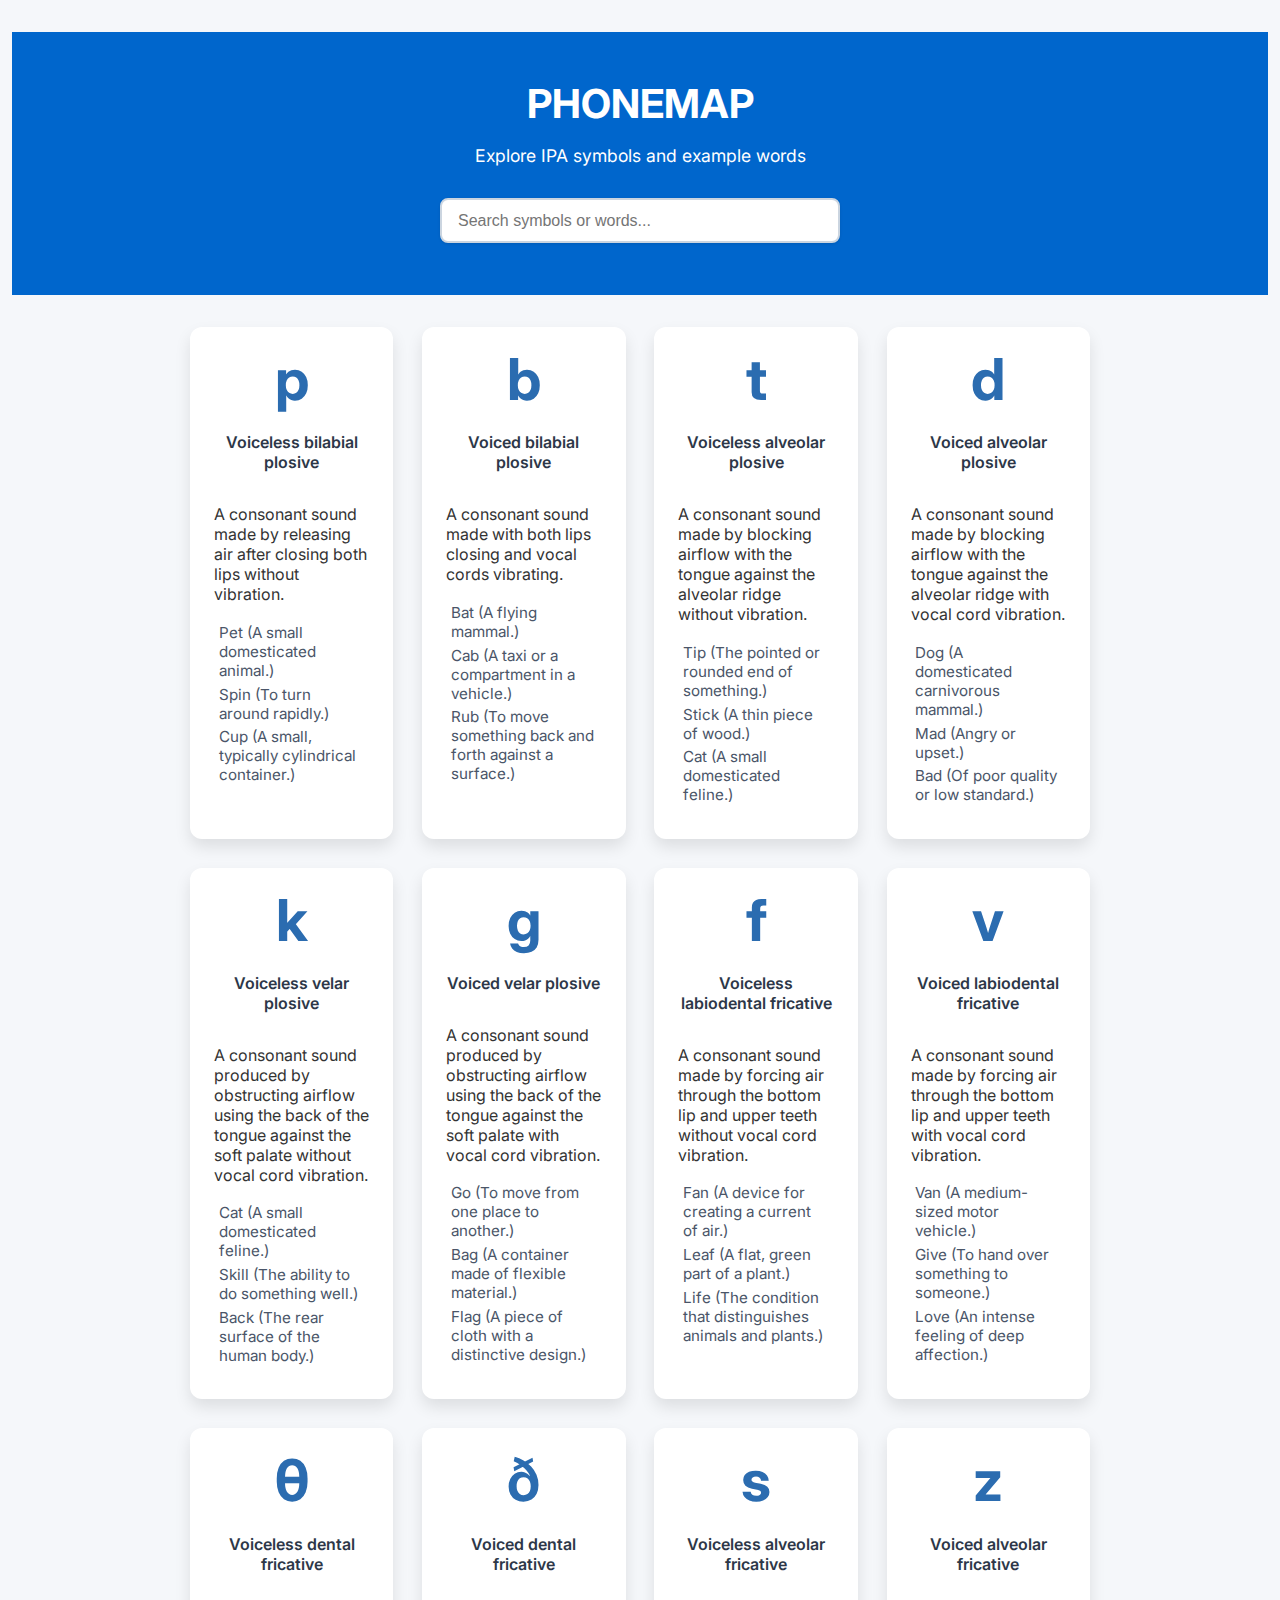
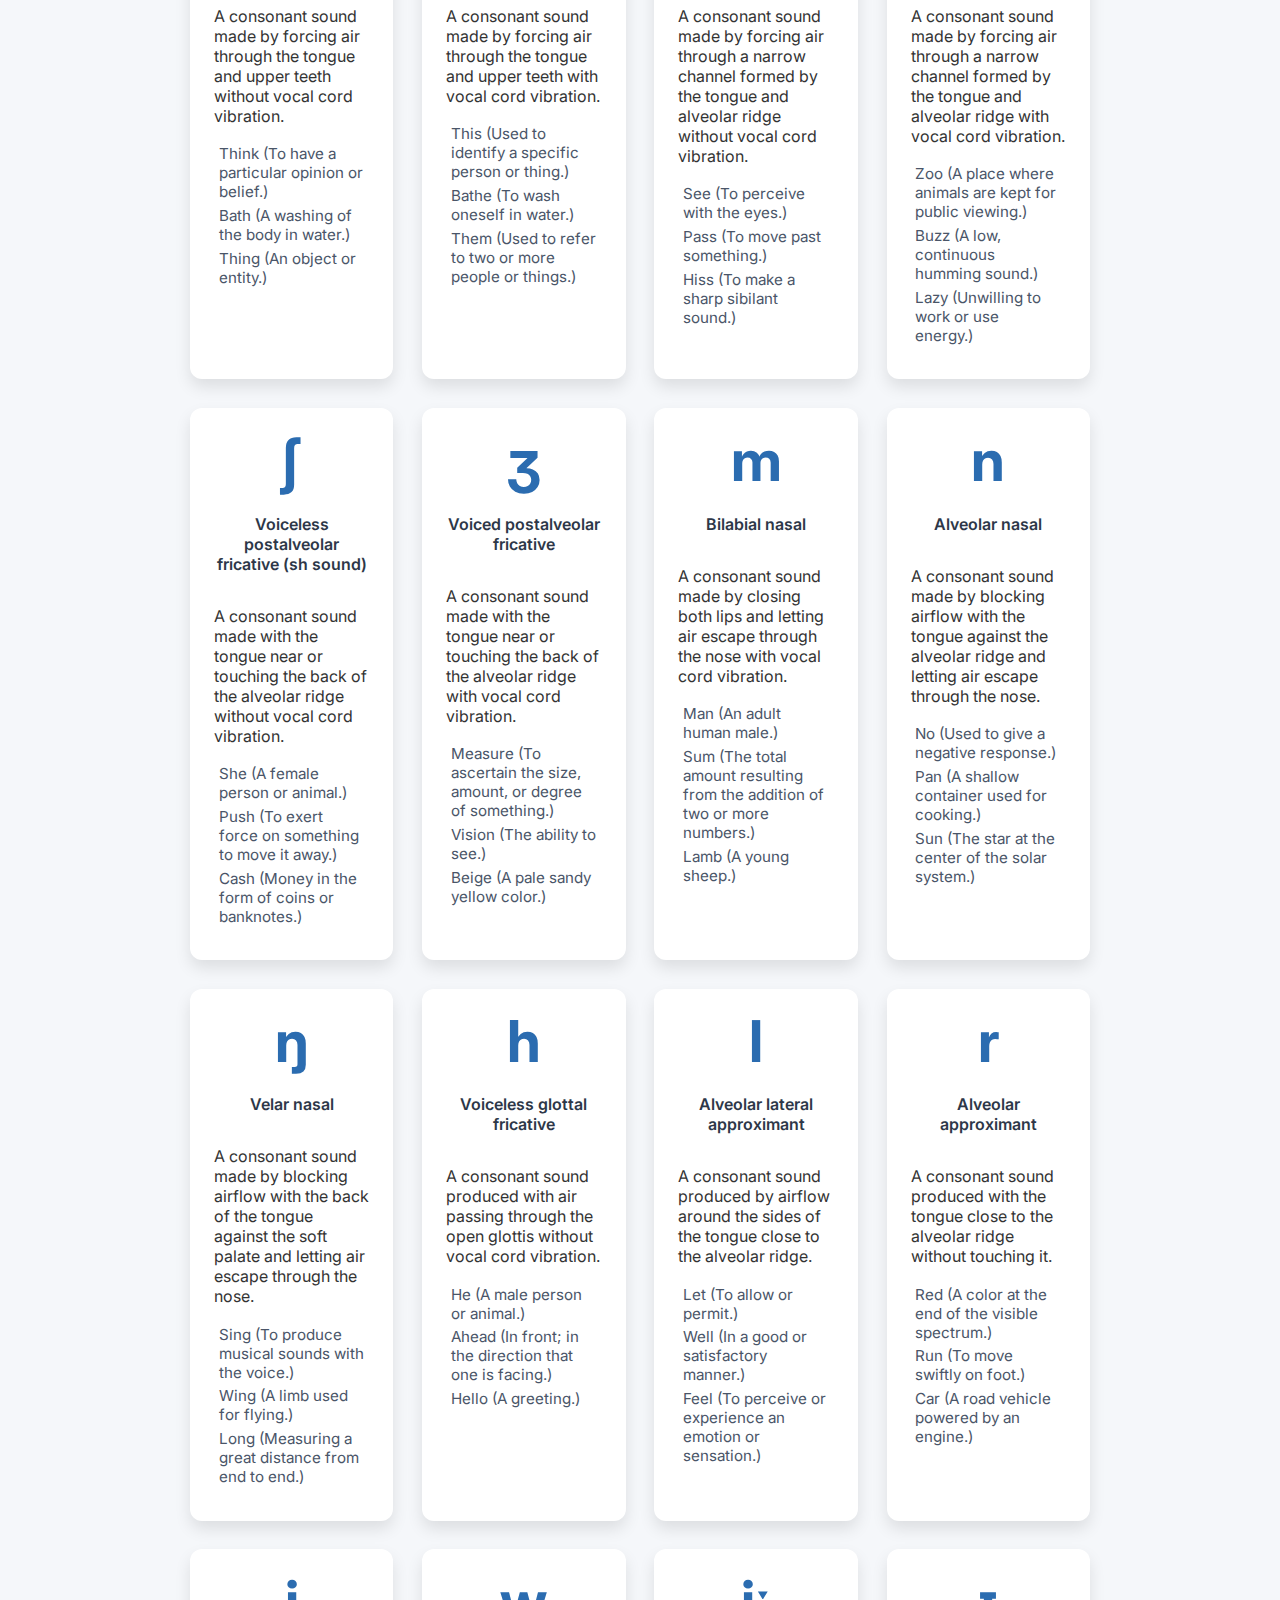
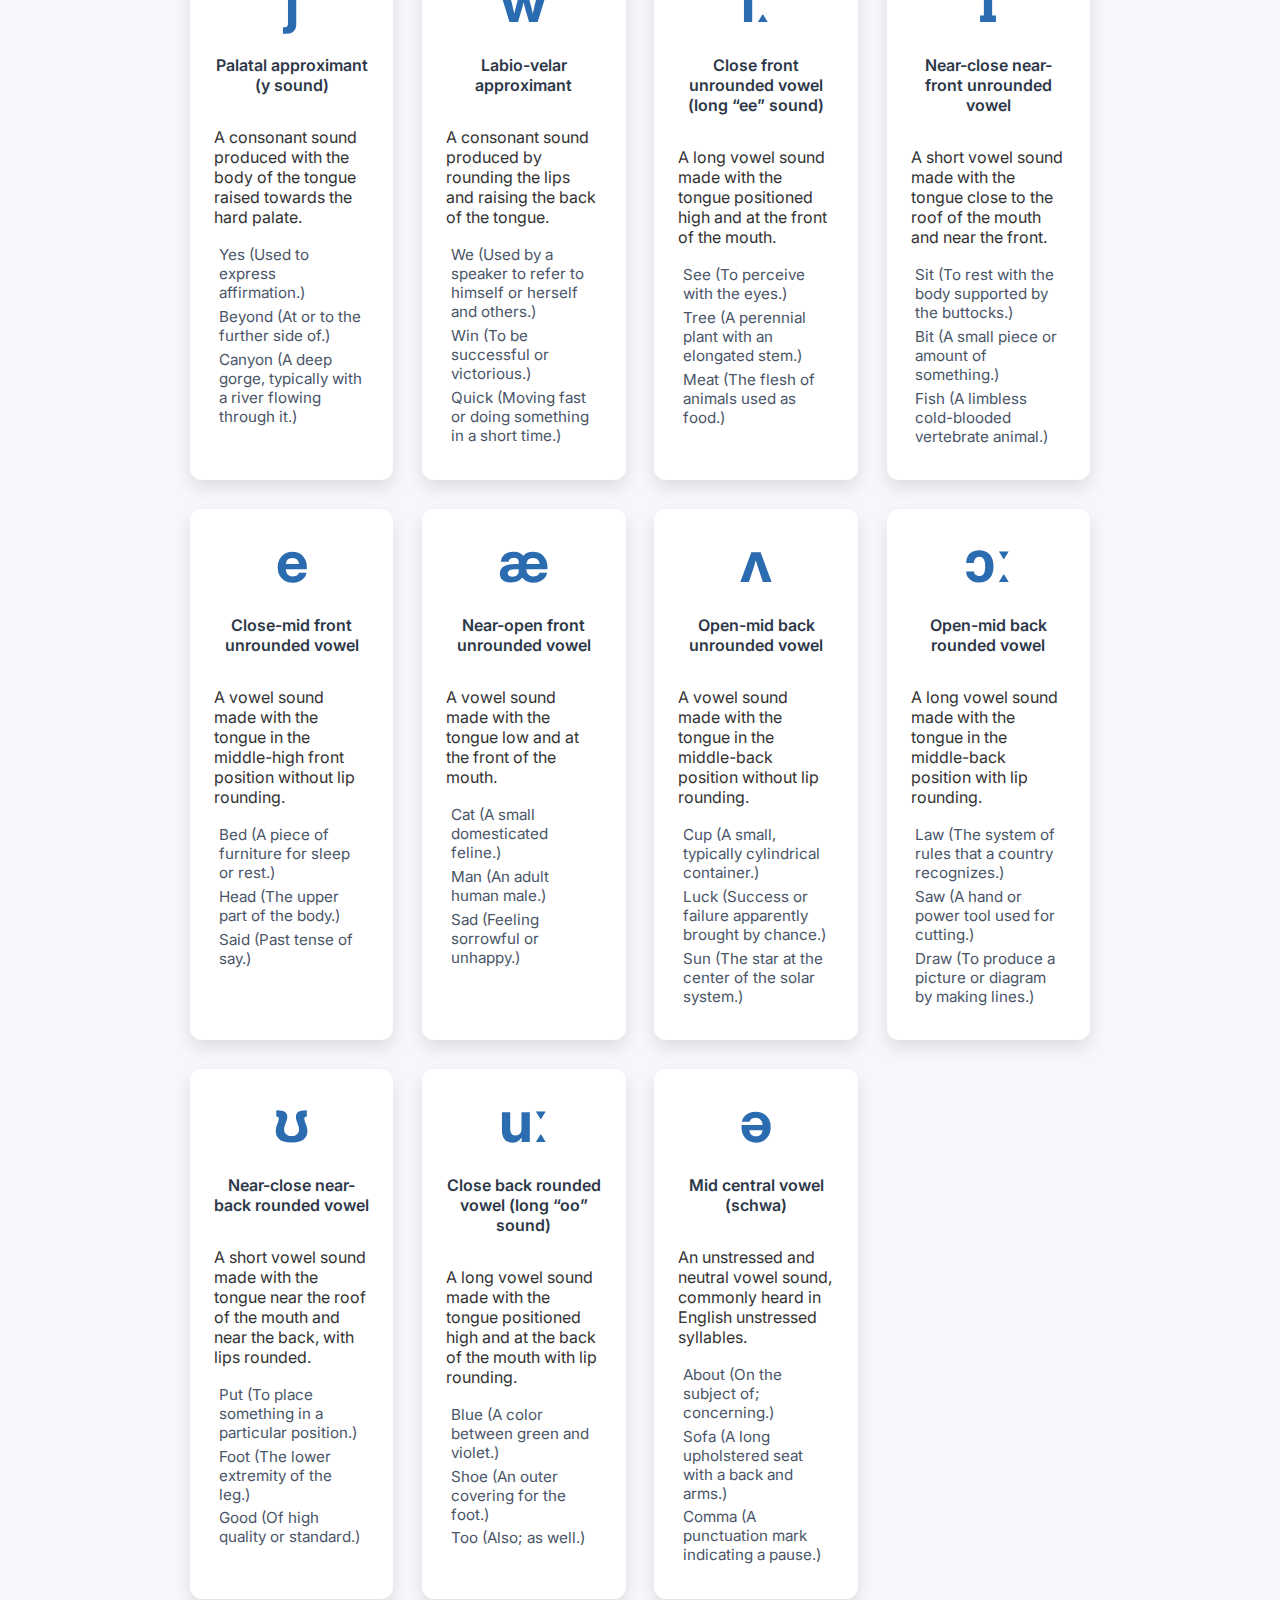
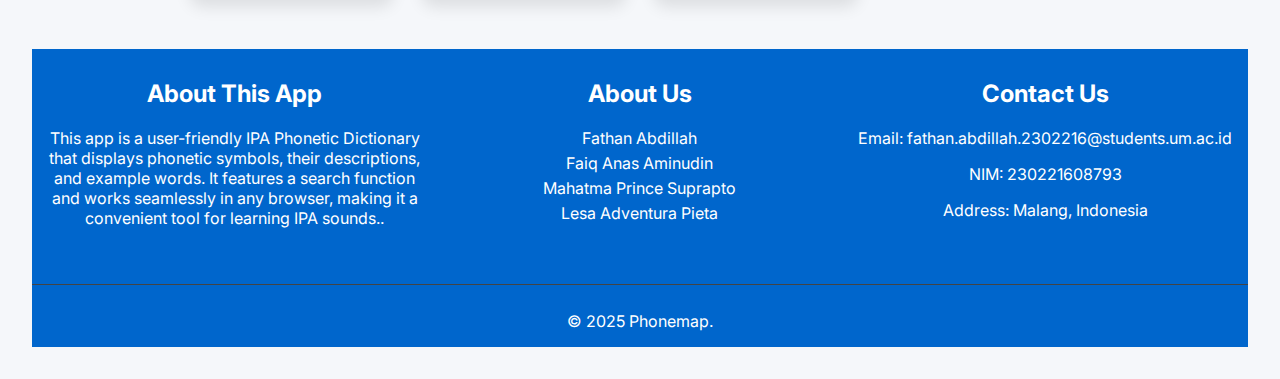
<file: Web Phonology/index.html>
<!DOCTYPE html>
<html lang="en">
<head>
  <meta charset="UTF-8" />
  <meta name="viewport" content="width=device-width, initial-scale=1" />
  <title>IPA Phonetic Dictionary</title>
  <style>
    @import url('https://fonts.googleapis.com/css2?family=Inter:wght@400;600&display=swap');

    body {
      font-family: 'Inter', sans-serif;
      background: #f5f7fa;
      margin: 0;
      padding: 2rem;
      color: #333;
      display: flex;
      flex-direction: column;
      align-items: center;
      min-height: 100vh;
    }

    h1 {
      font-weight: 700;
      font-size: 2.5rem;
      margin-bottom: 0.25rem;
      color: #1a202c;
      text-align: center;
    }

    p.subtitle {
      font-weight: 400;
      font-size: 1.1rem;
      color: #4a5568;
      margin-bottom: 2rem;
      text-align: center;
    }

    input[type="search"] {
      width: 100%;
      max-width: 400px;
      padding: 0.7rem 1rem;
      font-size: 1rem;
      border-radius: 8px;
      border: 2px solid #cbd5e0;
      outline-offset: 2px;
      outline-color: transparent;
      transition: outline-color 0.3s ease;
      margin-bottom: 2rem;
      box-shadow: 0 1px 3px rgb(0 0 0 / 0.1);
    }
    input[type="search"]:focus {
      outline-color: #3182ce;
      border-color: #3182ce;
      box-shadow: 0 0 8px #3182ceaa;
    }

    .dictionary {
      width: 100%;
      max-width: 900px;
      display: grid;
      gap: 1.8rem;
      grid-template-columns: repeat(auto-fit, minmax(180px, 1fr));
    }

    .card {
      background: white;
      border-radius: 12px;
      box-shadow: 0 8px 16px rgb(0 0 0 / 0.1);
      padding: 1.5rem 1.5rem 2rem;
      display: flex;
      flex-direction: column;
      align-items: center;
      transition: transform 0.3s ease, box-shadow 0.3s ease;
    }

    .card:hover {
      transform: translateY(-6px);
      box-shadow: 0 12px 24px rgb(0 0 0 / 0.15);
    }

    .symbol {
      font-size: 3.6rem;
      font-weight: 700;
      color: #2b6cb0;
      margin-bottom: 0.5rem;
      user-select: none;
      line-height: 1;
    }

    .description {
      font-weight: 600;
      font-size: 1rem;
      margin-bottom: 1rem;
      color: #2d3748;
      text-align: center;
    }

    ul.words {
      list-style: none;
      padding: 0;
      margin: 0;
      width: 100%;
      color: #4a5568;
      font-size: 0.95rem;
    }

    ul.words li {
      padding: 0.15rem 0.3rem;
      border-radius: 5px;
      cursor: default;
      transition: background-color 0.2s ease;
    }
    ul.words li:hover {
      background-color: #ebf8ff;
      color: #2c5282;
    }
    .atas{
      text-align: center;
      margin-bottom: 2rem;
      background-color:#0066cc;
      padding : 20px;
      width: 100%;
      }
    .footer {
        background: #0066cc;
        width: 100%;
        color: white;
        text-align: center;
        margin-top: 50px;
    }
    .footer-content {
        display: flex;
        justify-content: space-around;
        flex-wrap: wrap;
        padding-bottom: 20px;
    }
    .footer-section {
        flex: 1;
        min-width: 200px;
        margin: 10px;
    }
    .footer-section h2 {
        color: white;
    }
    .footer-section ul {
        list-style: none;
        padding: 0;
    }
    .footer-section ul li {
        margin: 5px 0;
    }
    .footer-section ul li a {
        color: white;
        text-decoration: none;
    }
    .footer-section ul li a:hover {
        text-decoration: underline;
        color: skyblue;
    }
    .footer-section img {
        width: 30px;
        margin: 5px;
    }
    .footer-bottom {
        margin-top: 10px;
        border-top: 1px solid #444;
        padding-top: 10px;
    }
    @media (max-width: 480px) {
      .symbol {
        font-size: 2.8rem;
      }
    }
  </style>
</head>
<body>
  <div class="atas">
    <h1 style="color: white;">PHONEMAP</h1>
    <p class="subtitle" style="color: white;">Explore IPA symbols and example words</p>
    <input type="search" id="searchInput" placeholder="Search symbols or words..." aria-label="Search IPA symbols or words" />
  </div>

  <main class="dictionary" id="dictionary">
    <!-- Cards will be injected here by JS -->
  </main>


  <script>
    const ipaData = [
      {
        symbol: 'p',
        description: 'Voiceless bilabial plosive',
        explanation: 'A consonant sound made by releasing air after closing both lips without vibration.',
        words: [
          { word: 'Pet', explanation: 'A small domesticated animal.' },
          { word: 'Spin', explanation: 'To turn around rapidly.' },
          { word: 'Cup', explanation: 'A small, typically cylindrical container.' }
        ]
      },
      {
        symbol: 'b',
        description: 'Voiced bilabial plosive',
        explanation: 'A consonant sound made with both lips closing and vocal cords vibrating.',
        words: [
          { word: 'Bat', explanation: 'A flying mammal.' },
          { word: 'Cab', explanation: 'A taxi or a compartment in a vehicle.' },
          { word: 'Rub', explanation: 'To move something back and forth against a surface.' }
        ]
      },
      {
        symbol: 't',
        description: 'Voiceless alveolar plosive',
        explanation: 'A consonant sound made by blocking airflow with the tongue against the alveolar ridge without vibration.',
        words: [
          { word: 'Tip', explanation: 'The pointed or rounded end of something.' },
          { word: 'Stick', explanation: 'A thin piece of wood.' },
          { word: 'Cat', explanation: 'A small domesticated feline.' }
        ]
      },
      {
        symbol: 'd',
        description: 'Voiced alveolar plosive',
        explanation: 'A consonant sound made by blocking airflow with the tongue against the alveolar ridge with vocal cord vibration.',
        words: [
          { word: 'Dog', explanation: 'A domesticated carnivorous mammal.' },
          { word: 'Mad', explanation: 'Angry or upset.' },
          { word: 'Bad', explanation: 'Of poor quality or low standard.' }
        ]
      },
      {
        symbol: 'k',
        description: 'Voiceless velar plosive',
        explanation: 'A consonant sound produced by obstructing airflow using the back of the tongue against the soft palate without vocal cord vibration.',
        words: [
          { word: 'Cat', explanation: 'A small domesticated feline.' },
          { word: 'Skill', explanation: 'The ability to do something well.' },
          { word: 'Back', explanation: 'The rear surface of the human body.' }
        ]
      },
      {
        symbol: 'g',
        description: 'Voiced velar plosive',
        explanation: 'A consonant sound produced by obstructing airflow using the back of the tongue against the soft palate with vocal cord vibration.',
        words: [
          { word: 'Go', explanation: 'To move from one place to another.' },
          { word: 'Bag', explanation: 'A container made of flexible material.' },
          { word: 'Flag', explanation: 'A piece of cloth with a distinctive design.' }
        ]
      },
      {
        symbol: 'f',
        description: 'Voiceless labiodental fricative',
        explanation: 'A consonant sound made by forcing air through the bottom lip and upper teeth without vocal cord vibration.',
        words: [
          { word: 'Fan', explanation: 'A device for creating a current of air.' },
          { word: 'Leaf', explanation: 'A flat, green part of a plant.' },
          { word: 'Life', explanation: 'The condition that distinguishes animals and plants.' }
        ]
      },
      {
        symbol: 'v',
        description: 'Voiced labiodental fricative',
        explanation: 'A consonant sound made by forcing air through the bottom lip and upper teeth with vocal cord vibration.',
        words: [
          { word: 'Van', explanation: 'A medium-sized motor vehicle.' },
          { word: 'Give', explanation: 'To hand over something to someone.' },
          { word: 'Love', explanation: 'An intense feeling of deep affection.' }
        ]
      },
      {
        symbol: 'θ',
        description: 'Voiceless dental fricative',
        explanation: 'A consonant sound made by forcing air through the tongue and upper teeth without vocal cord vibration.',
        words: [
          { word: 'Think', explanation: 'To have a particular opinion or belief.' },
          { word: 'Bath', explanation: 'A washing of the body in water.' },
          { word: 'Thing', explanation: 'An object or entity.' }
        ]
      },
      {
        symbol: 'ð',
        description: 'Voiced dental fricative',
        explanation: 'A consonant sound made by forcing air through the tongue and upper teeth with vocal cord vibration.',
        words: [
          { word: 'This', explanation: 'Used to identify a specific person or thing.' },
          { word: 'Bathe', explanation: 'To wash oneself in water.' },
          { word: 'Them', explanation: 'Used to refer to two or more people or things.' }
        ]
      },
      {
        symbol: 's',
        description: 'Voiceless alveolar fricative',
        explanation: 'A consonant sound made by forcing air through a narrow channel formed by the tongue and alveolar ridge without vocal cord vibration.',
        words: [
          { word: 'See', explanation: 'To perceive with the eyes.' },
          { word: 'Pass', explanation: 'To move past something.' },
          { word: 'Hiss', explanation: 'To make a sharp sibilant sound.' }
        ]
      },
      {
        symbol: 'z',
        description: 'Voiced alveolar fricative',
        explanation: 'A consonant sound made by forcing air through a narrow channel formed by the tongue and alveolar ridge with vocal cord vibration.',
        words: [
          { word: 'Zoo', explanation: 'A place where animals are kept for public viewing.' },
          { word: 'Buzz', explanation: 'A low, continuous humming sound.' },
          { word: 'Lazy', explanation: 'Unwilling to work or use energy.' }
        ]
      },
      {
        symbol: 'ʃ',
        description: 'Voiceless postalveolar fricative (sh sound)',
        explanation: 'A consonant sound made with the tongue near or touching the back of the alveolar ridge without vocal cord vibration.',
        words: [
          { word: 'She', explanation: 'A female person or animal.' },
          { word: 'Push', explanation: 'To exert force on something to move it away.' },
          { word: 'Cash', explanation: 'Money in the form of coins or banknotes.' }
        ]
      },
      {
        symbol: 'ʒ',
        description: 'Voiced postalveolar fricative',
        explanation: 'A consonant sound made with the tongue near or touching the back of the alveolar ridge with vocal cord vibration.',
        words: [
          { word: 'Measure', explanation: 'To ascertain the size, amount, or degree of something.' },
          { word: 'Vision', explanation: 'The ability to see.' },
          { word: 'Beige', explanation: 'A pale sandy yellow color.' }
        ]
      },
      {
        symbol: 'm',
        description: 'Bilabial nasal',
        explanation: 'A consonant sound made by closing both lips and letting air escape through the nose with vocal cord vibration.',
        words: [
          { word: 'Man', explanation: 'An adult human male.' },
          { word: 'Sum', explanation: 'The total amount resulting from the addition of two or more numbers.' },
          { word: 'Lamb', explanation: 'A young sheep.' }
        ]
      },
      {
        symbol: 'n',
        description: 'Alveolar nasal',
        explanation: 'A consonant sound made by blocking airflow with the tongue against the alveolar ridge and letting air escape through the nose.',
        words: [
          { word: 'No', explanation: 'Used to give a negative response.' },
          { word: 'Pan', explanation: 'A shallow container used for cooking.' },
          { word: 'Sun', explanation: 'The star at the center of the solar system.' }
        ]
      },
      {
        symbol: 'ŋ',
        description: 'Velar nasal',
        explanation: 'A consonant sound made by blocking airflow with the back of the tongue against the soft palate and letting air escape through the nose.',
        words: [
          { word: 'Sing', explanation: 'To produce musical sounds with the voice.' },
          { word: 'Wing', explanation: 'A limb used for flying.' },
          { word: 'Long', explanation: 'Measuring a great distance from end to end.' }
        ]
      },
      {
        symbol: 'h',
        description: 'Voiceless glottal fricative',
        explanation: 'A consonant sound produced with air passing through the open glottis without vocal cord vibration.',
        words: [
          { word: 'He', explanation: 'A male person or animal.' },
          { word: 'Ahead', explanation: 'In front; in the direction that one is facing.' },
          { word: 'Hello', explanation: 'A greeting.' }
        ]
      },
      {
        symbol: 'l',
        description: 'Alveolar lateral approximant',
        explanation: 'A consonant sound produced by airflow around the sides of the tongue close to the alveolar ridge.',
        words: [
          { word: 'Let', explanation: 'To allow or permit.' },
          { word: 'Well', explanation: 'In a good or satisfactory manner.' },
          { word: 'Feel', explanation: 'To perceive or experience an emotion or sensation.' }
        ]
      },
      {
        symbol: 'r',
        description: 'Alveolar approximant',
        explanation: 'A consonant sound produced with the tongue close to the alveolar ridge without touching it.',
        words: [
          { word: 'Red', explanation: 'A color at the end of the visible spectrum.' },
          { word: 'Run', explanation: 'To move swiftly on foot.' },
          { word: 'Car', explanation: 'A road vehicle powered by an engine.' }
        ]
      },
      {
        symbol: 'j',
        description: 'Palatal approximant (y sound)',
        explanation: 'A consonant sound produced with the body of the tongue raised towards the hard palate.',
        words: [
          { word: 'Yes', explanation: 'Used to express affirmation.' },
          { word: 'Beyond', explanation: 'At or to the further side of.' },
          { word: 'Canyon', explanation: 'A deep gorge, typically with a river flowing through it.' }
        ]
      },
      {
        symbol: 'w',
        description: 'Labio-velar approximant',
        explanation: 'A consonant sound produced by rounding the lips and raising the back of the tongue.',
        words: [
          { word: 'We', explanation: 'Used by a speaker to refer to himself or herself and others.' },
          { word: 'Win', explanation: 'To be successful or victorious.' },
          { word: 'Quick', explanation: 'Moving fast or doing something in a short time.' }
        ]
      },
      {
        symbol: 'iː',
        description: 'Close front unrounded vowel (long “ee” sound)',
        explanation: 'A long vowel sound made with the tongue positioned high and at the front of the mouth.',
        words: [
          { word: 'See', explanation: 'To perceive with the eyes.' },
          { word: 'Tree', explanation: 'A perennial plant with an elongated stem.' },
          { word: 'Meat', explanation: 'The flesh of animals used as food.' }
        ]
      },
      {
        symbol: 'ɪ',
        description: 'Near-close near-front unrounded vowel',
        explanation: 'A short vowel sound made with the tongue close to the roof of the mouth and near the front.',
        words: [
          { word: 'Sit', explanation: 'To rest with the body supported by the buttocks.' },
          { word: 'Bit', explanation: 'A small piece or amount of something.' },
          { word: 'Fish', explanation: 'A limbless cold-blooded vertebrate animal.' }
        ]
      },
      {
        symbol: 'e',
        description: 'Close-mid front unrounded vowel',
        explanation: 'A vowel sound made with the tongue in the middle-high front position without lip rounding.',
        words: [
          { word: 'Bed', explanation: 'A piece of furniture for sleep or rest.' },
          { word: 'Head', explanation: 'The upper part of the body.' },
          { word: 'Said', explanation: 'Past tense of say.' }
        ]
      },
      {
        symbol: 'æ',
        description: 'Near-open front unrounded vowel',
        explanation: 'A vowel sound made with the tongue low and at the front of the mouth.',
        words: [
          { word: 'Cat', explanation: 'A small domesticated feline.' },
          { word: 'Man', explanation: 'An adult human male.' },
          { word: 'Sad', explanation: 'Feeling sorrowful or unhappy.' }
        ]
      },
      {
        symbol: 'ʌ',
        description: 'Open-mid back unrounded vowel',
        explanation: 'A vowel sound made with the tongue in the middle-back position without lip rounding.',
        words: [
          { word: 'Cup', explanation: 'A small, typically cylindrical container.' },
          { word: 'Luck', explanation: 'Success or failure apparently brought by chance.' },
          { word: 'Sun', explanation: 'The star at the center of the solar system.' }
        ]
      },
      {
        symbol: 'ɔː',
        description: 'Open-mid back rounded vowel',
        explanation: 'A long vowel sound made with the tongue in the middle-back position with lip rounding.',
        words: [
          { word: 'Law', explanation: 'The system of rules that a country recognizes.' },
          { word: 'Saw', explanation: 'A hand or power tool used for cutting.' },
          { word: 'Draw', explanation: 'To produce a picture or diagram by making lines.' }
        ]
      },
      {
        symbol: 'ʊ',
        description: 'Near-close near-back rounded vowel',
        explanation: 'A short vowel sound made with the tongue near the roof of the mouth and near the back, with lips rounded.',
        words: [
          { word: 'Put', explanation: 'To place something in a particular position.' },
          { word: 'Foot', explanation: 'The lower extremity of the leg.' },
          { word: 'Good', explanation: 'Of high quality or standard.' }
        ]
      },
      {
        symbol: 'uː',
        description: 'Close back rounded vowel (long “oo” sound)',
        explanation: 'A long vowel sound made with the tongue positioned high and at the back of the mouth with lip rounding.',
        words: [
          { word: 'Blue', explanation: 'A color between green and violet.' },
          { word: 'Shoe', explanation: 'An outer covering for the foot.' },
          { word: 'Too', explanation: 'Also; as well.' }
        ]
      },
      {
        symbol: 'ə',
        description: 'Mid central vowel (schwa)',
        explanation: 'An unstressed and neutral vowel sound, commonly heard in English unstressed syllables.',
        words: [
          { word: 'About', explanation: 'On the subject of; concerning.' },
          { word: 'Sofa', explanation: 'A long upholstered seat with a back and arms.' },
          { word: 'Comma', explanation: 'A punctuation mark indicating a pause.' }
        ]
      }
    ];

    const dictionaryEl = document.getElementById('dictionary');
    const searchInput = document.getElementById('searchInput');

    function createCard(entry) {
      const card = document.createElement('article');
      card.classList.add('card');
      card.setAttribute('tabindex', '0');

      const symbolEl = document.createElement('div');
      symbolEl.className = 'symbol';
      symbolEl.textContent = entry.symbol;

      const descEl = document.createElement('p');
      descEl.className = 'description';
      descEl.textContent = entry.description;

      const symbolExplanationEl = document.createElement('p');
      symbolExplanationEl.className = 'symbol-explanation';
      symbolExplanationEl.textContent = entry.explanation;

      const wordsList = document.createElement('ul');
      wordsList.className = 'words';
      entry.words.forEach(({ word, explanation }) => {
        const li = document.createElement('li');
        li.textContent = word;

        const explanationEl = document.createElement('span');
        explanationEl.className = 'explanation';
        explanationEl.textContent = ` (${explanation})`;

        li.appendChild(explanationEl);
        wordsList.appendChild(li);
      });

      card.appendChild(symbolEl);
      card.appendChild(descEl);
      card.appendChild(symbolExplanationEl);
      card.appendChild(wordsList);

      return card;
    }

    function renderDictionary(filterText = '') {
      dictionaryEl.innerHTML = '';
      const lowerFilter = filterText.trim().toLowerCase();
      const filtered = ipaData.filter(entry => {
        const inSymbol = entry.symbol.toLowerCase().includes(lowerFilter);
        const inDesc = entry.description.toLowerCase().includes(lowerFilter);
        const inSymbolExplanation = entry.explanation.toLowerCase().includes(lowerFilter);
        const inWords = entry.words.some(({ word, explanation }) =>
          word.toLowerCase().includes(lowerFilter) || explanation.toLowerCase().includes(lowerFilter)
        );
        return (
          lowerFilter === '' ||
          inSymbol ||
          inDesc ||
          inSymbolExplanation ||
          inWords
        );
      });

      if (filtered.length === 0) {
        dictionaryEl.innerHTML = '<p style="color:#718096; text-align:center; width:100%; font-size:1.2rem;">No symbols or words found.</p>';
        return;
      }

      filtered.forEach(entry => {
        dictionaryEl.appendChild(createCard(entry));
      });
    }

    searchInput.addEventListener('input', e => {
      renderDictionary(e.target.value);
    });

    // Initial render
    renderDictionary();
  </script>
<footer class="footer">
        <div class="footer-content">
            <div class="footer-section about">
                <h2>About This App</h2>
                <p>This app is a user-friendly IPA Phonetic Dictionary that displays phonetic symbols, their descriptions, and example words. It features a search function and works seamlessly in any browser, making it a convenient tool for learning IPA sounds..</p>
            </div>
            <div class="footer-section links">
                <h2>About Us</h2>
                <ul>
                    <li>Fathan Abdillah</li>
                    <li>Faiq Anas Aminudin</li>
                    <li>Mahatma Prince Suprapto</li>  
                    <li>Lesa Adventura Pieta</li>
                </ul>
            </div>
            <div class="footer-section contact">
                <h2>Contact Us</h2>
                <p>Email: fathan.abdillah.2302216@students.um.ac.id</p>
                <p>NIM: 230221608793</p>
                <p>Address: Malang, Indonesia</p>
            </div>
        </div>
        <div class="footer-bottom">
            <p>&copy; 2025 Phonemap.</p>
        </div>
    </footer>    
</body>
</html>
</file>
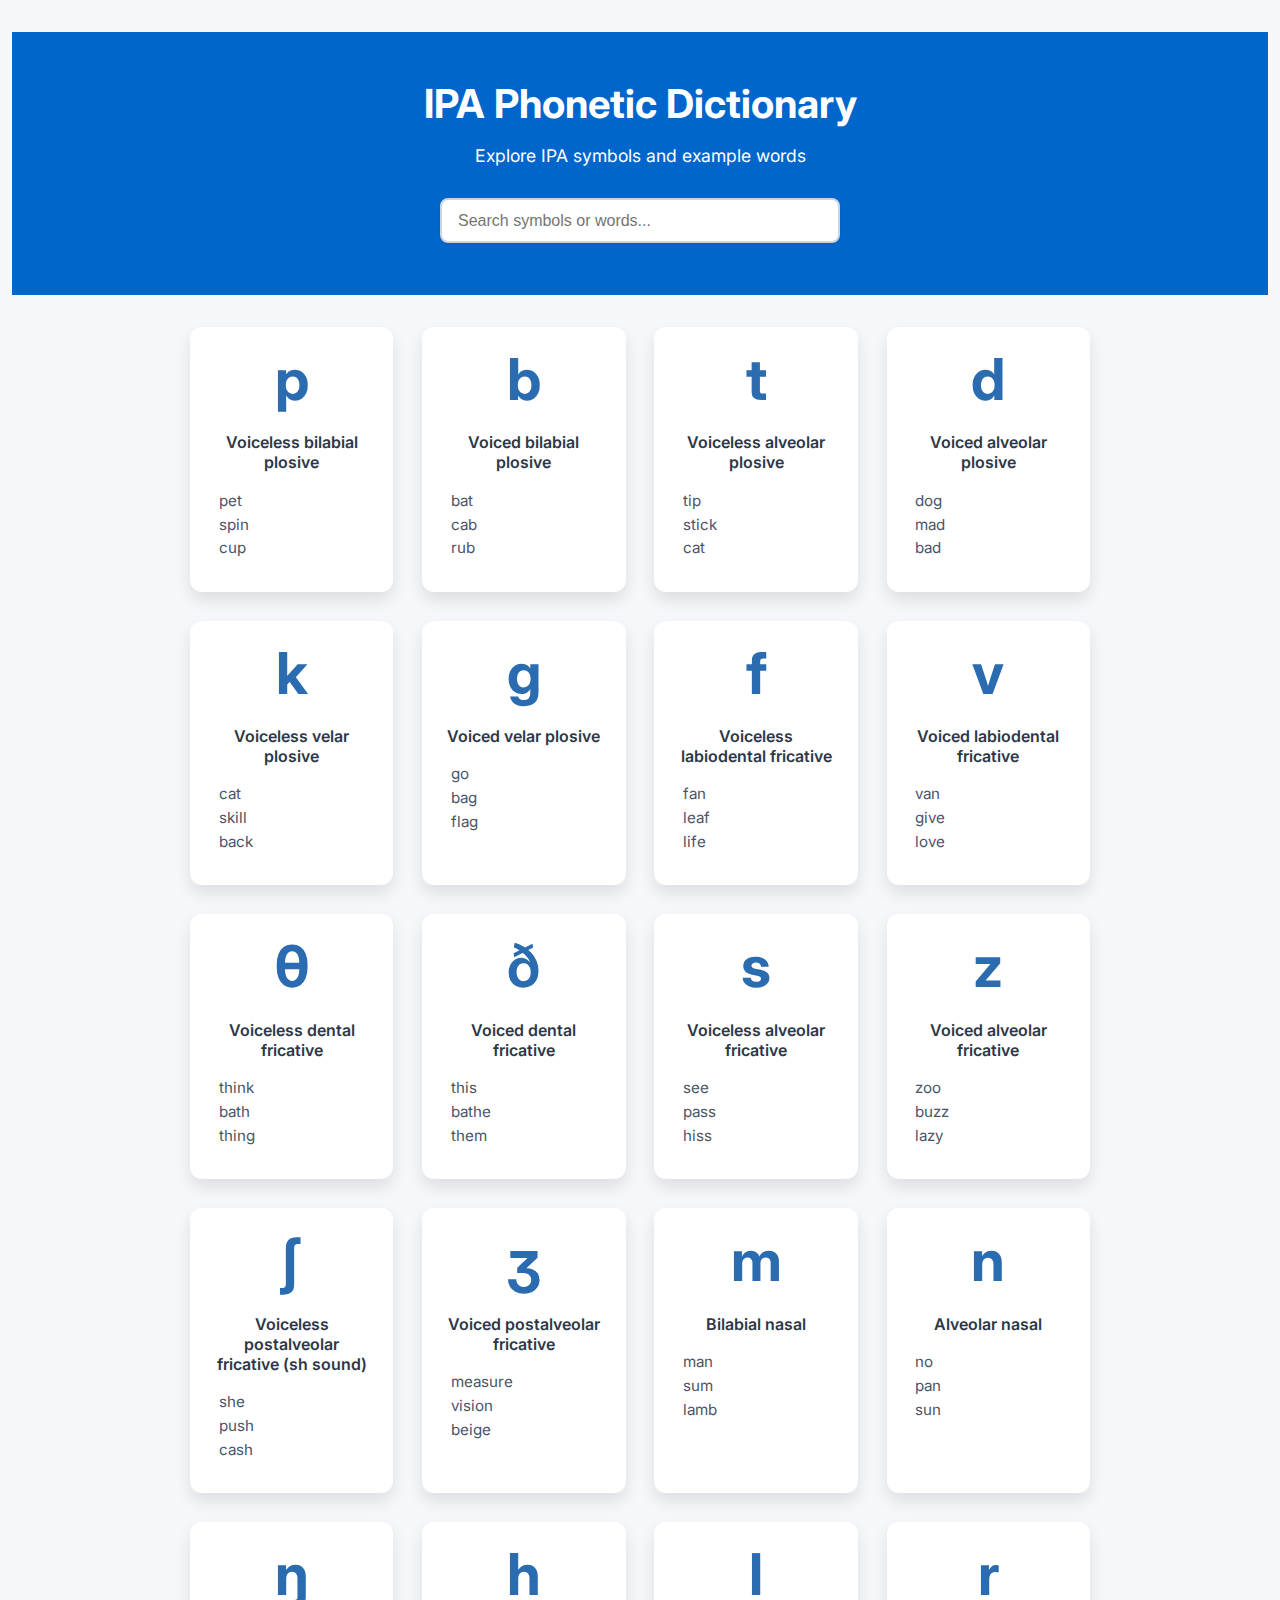
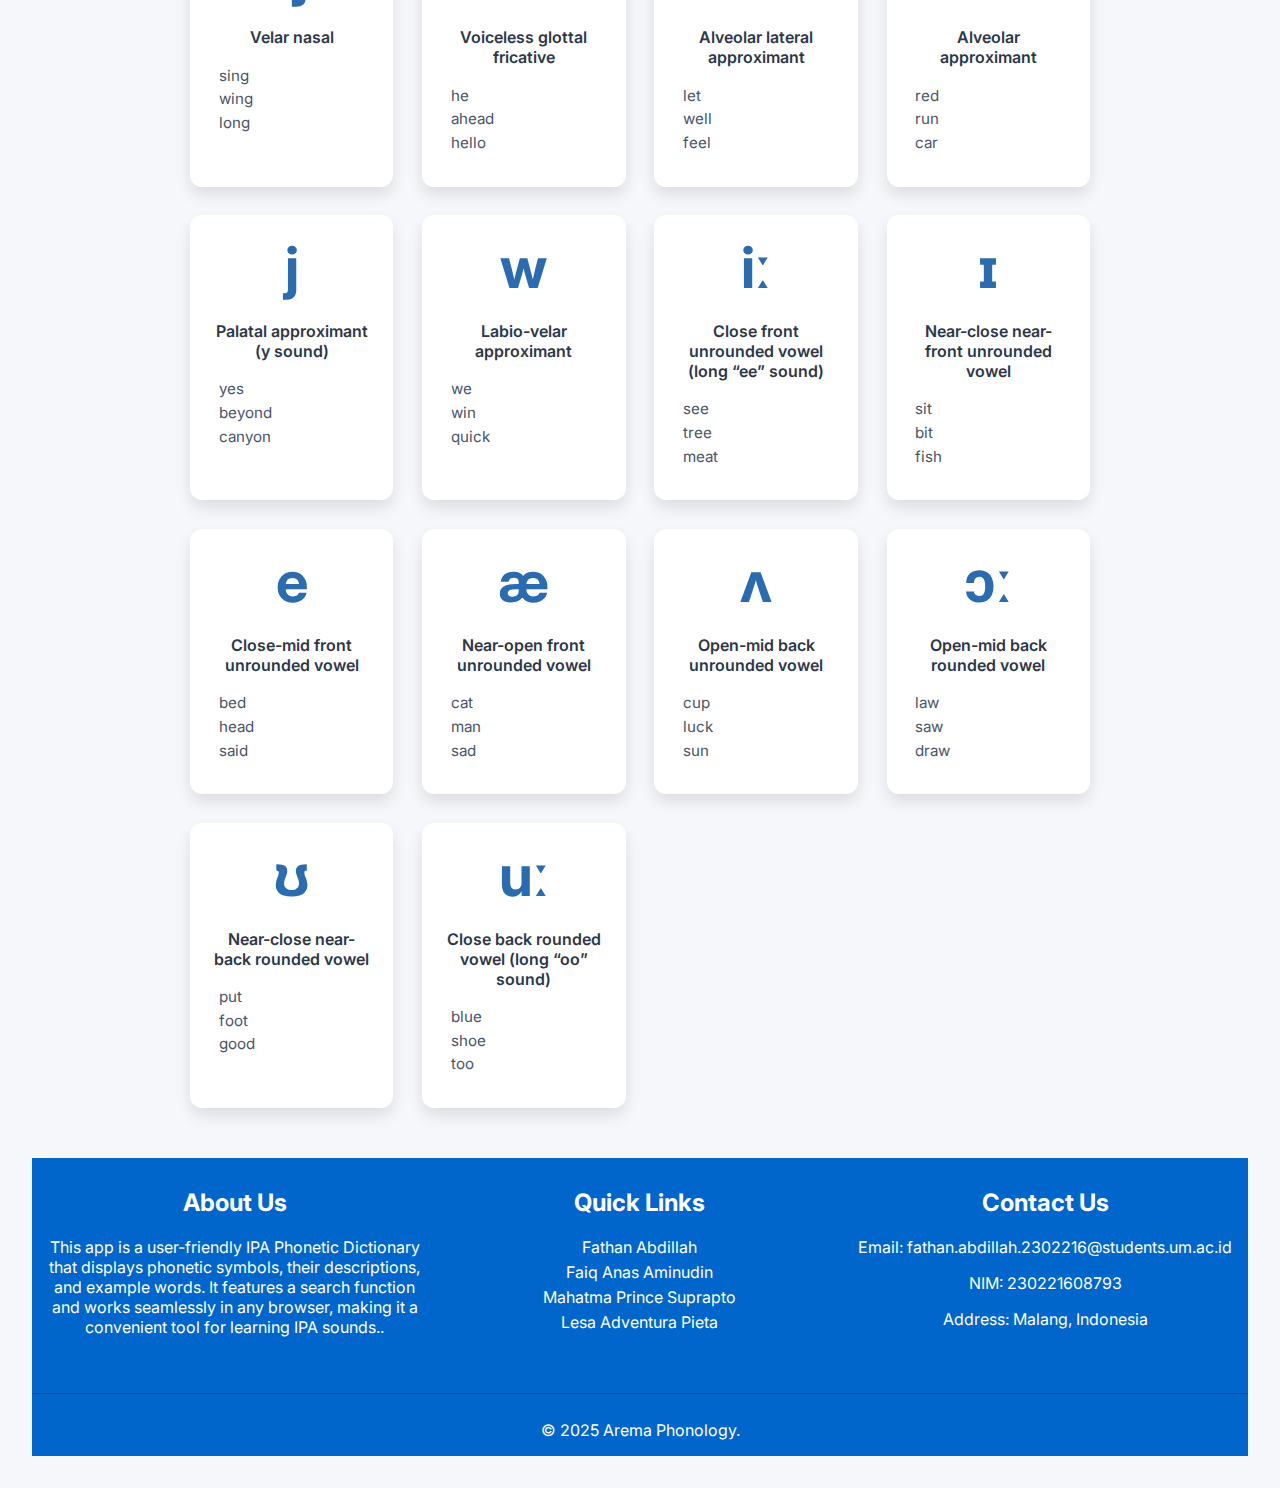
<file: Web Phonology/kamus.html>
<!DOCTYPE html>
<html lang="en">
<head>
  <meta charset="UTF-8" />
  <meta name="viewport" content="width=device-width, initial-scale=1" />
  <title>IPA Phonetic Dictionary</title>
  <style>
    @import url('https://fonts.googleapis.com/css2?family=Inter:wght@400;600&display=swap');

    body {
      font-family: 'Inter', sans-serif;
      background: #f5f7fa;
      margin: 0;
      padding: 2rem;
      color: #333;
      display: flex;
      flex-direction: column;
      align-items: center;
      min-height: 100vh;
    }

    h1 {
      font-weight: 700;
      font-size: 2.5rem;
      margin-bottom: 0.25rem;
      color: #1a202c;
      text-align: center;
    }

    p.subtitle {
      font-weight: 400;
      font-size: 1.1rem;
      color: #4a5568;
      margin-bottom: 2rem;
      text-align: center;
    }

    input[type="search"] {
      width: 100%;
      max-width: 400px;
      padding: 0.7rem 1rem;
      font-size: 1rem;
      border-radius: 8px;
      border: 2px solid #cbd5e0;
      outline-offset: 2px;
      outline-color: transparent;
      transition: outline-color 0.3s ease;
      margin-bottom: 2rem;
      box-shadow: 0 1px 3px rgb(0 0 0 / 0.1);
    }
    input[type="search"]:focus {
      outline-color: #3182ce;
      border-color: #3182ce;
      box-shadow: 0 0 8px #3182ceaa;
    }

    .dictionary {
      width: 100%;
      max-width: 900px;
      display: grid;
      gap: 1.8rem;
      grid-template-columns: repeat(auto-fit, minmax(180px, 1fr));
    }

    .card {
      background: white;
      border-radius: 12px;
      box-shadow: 0 8px 16px rgb(0 0 0 / 0.1);
      padding: 1.5rem 1.5rem 2rem;
      display: flex;
      flex-direction: column;
      align-items: center;
      transition: transform 0.3s ease, box-shadow 0.3s ease;
    }

    .card:hover {
      transform: translateY(-6px);
      box-shadow: 0 12px 24px rgb(0 0 0 / 0.15);
    }

    .symbol {
      font-size: 3.6rem;
      font-weight: 700;
      color: #2b6cb0;
      margin-bottom: 0.5rem;
      user-select: none;
      line-height: 1;
    }

    .description {
      font-weight: 600;
      font-size: 1rem;
      margin-bottom: 1rem;
      color: #2d3748;
      text-align: center;
    }

    ul.words {
      list-style: none;
      padding: 0;
      margin: 0;
      width: 100%;
      color: #4a5568;
      font-size: 0.95rem;
    }

    ul.words li {
      padding: 0.15rem 0.3rem;
      border-radius: 5px;
      cursor: default;
      transition: background-color 0.2s ease;
    }
    ul.words li:hover {
      background-color: #ebf8ff;
      color: #2c5282;
    }
    .atas{
      text-align: center;
      margin-bottom: 2rem;
      background-color:#0066cc;
      padding : 20px;
      width: 100%;
      }
    .footer {
        background: #0066cc;
        width: 100%;
        color: white;
        text-align: center;
        margin-top: 50px;
    }
    .footer-content {
        display: flex;
        justify-content: space-around;
        flex-wrap: wrap;
        padding-bottom: 20px;
    }
    .footer-section {
        flex: 1;
        min-width: 200px;
        margin: 10px;
    }
    .footer-section h2 {
        color: white;
    }
    .footer-section ul {
        list-style: none;
        padding: 0;
    }
    .footer-section ul li {
        margin: 5px 0;
    }
    .footer-section ul li a {
        color: white;
        text-decoration: none;
    }
    .footer-section ul li a:hover {
        text-decoration: underline;
        color: skyblue;
    }
    .footer-section img {
        width: 30px;
        margin: 5px;
    }
    .footer-bottom {
        margin-top: 10px;
        border-top: 1px solid #444;
        padding-top: 10px;
    }
    @media (max-width: 480px) {
      .symbol {
        font-size: 2.8rem;
      }
    }
  </style>
</head>
<body>
  <div class="atas">
    <h1 style="color: white;">IPA Phonetic Dictionary</h1>
    <p class="subtitle" style="color: white;">Explore IPA symbols and example words</p>
    <input type="search" id="searchInput" placeholder="Search symbols or words..." aria-label="Search IPA symbols or words" />
  </div>

  <main class="dictionary" id="dictionary">
    <!-- Cards will be injected here by JS -->
  </main>

  <script>
    const ipaData = [
      {
        symbol: 'p',
        description: 'Voiceless bilabial plosive',
        words: ['pet', 'spin', 'cup']
      },
      {
        symbol: 'b',
        description: 'Voiced bilabial plosive',
        words: ['bat', 'cab', 'rub']
      },
      {
        symbol: 't',
        description: 'Voiceless alveolar plosive',
        words: ['tip', 'stick', 'cat']
      },
      {
        symbol: 'd',
        description: 'Voiced alveolar plosive',
        words: ['dog', 'mad', 'bad']
      },
      {
        symbol: 'k',
        description: 'Voiceless velar plosive',
        words: ['cat', 'skill', 'back']
      },
      {
        symbol: 'g',
        description: 'Voiced velar plosive',
        words: ['go', 'bag', 'flag']
      },
      {
        symbol: 'f',
        description: 'Voiceless labiodental fricative',
        words: ['fan', 'leaf', 'life']
      },
      {
        symbol: 'v',
        description: 'Voiced labiodental fricative',
        words: ['van', 'give', 'love']
      },
      {
        symbol: 'θ',
        description: 'Voiceless dental fricative',
        words: ['think', 'bath', 'thing']
      },
      {
        symbol: 'ð',
        description: 'Voiced dental fricative',
        words: ['this', 'bathe', 'them']
      },
      {
        symbol: 's',
        description: 'Voiceless alveolar fricative',
        words: ['see', 'pass', 'hiss']
      },
      {
        symbol: 'z',
        description: 'Voiced alveolar fricative',
        words: ['zoo', 'buzz', 'lazy']
      },
      {
        symbol: 'ʃ',
        description: 'Voiceless postalveolar fricative (sh sound)',
        words: ['she', 'push', 'cash']
      },
      {
        symbol: 'ʒ',
        description: 'Voiced postalveolar fricative',
        words: ['measure', 'vision', 'beige']
      },
      {
        symbol: 'm',
        description: 'Bilabial nasal',
        words: ['man', 'sum', 'lamb']
      },
      {
        symbol: 'n',
        description: 'Alveolar nasal',
        words: ['no', 'pan', 'sun']
      },
      {
        symbol: 'ŋ',
        description: 'Velar nasal',
        words: ['sing', 'wing', 'long']
      },
      {
        symbol: 'h',
        description: 'Voiceless glottal fricative',
        words: ['he', 'ahead', 'hello']
      },
      {
        symbol: 'l',
        description: 'Alveolar lateral approximant',
        words: ['let', 'well', 'feel']
      },
      {
        symbol: 'r',
        description: 'Alveolar approximant',
        words: ['red', 'run', 'car']
      },
      {
        symbol: 'j',
        description: 'Palatal approximant (y sound)',
        words: ['yes', 'beyond', 'canyon']
      },
      {
        symbol: 'w',
        description: 'Labio-velar approximant',
        words: ['we', 'win', 'quick']
      },
      {
        symbol: 'iː',
        description: 'Close front unrounded vowel (long “ee” sound)',
        words: ['see', 'tree', 'meat']
      },
      {
        symbol: 'ɪ',
        description: 'Near-close near-front unrounded vowel',
        words: ['sit', 'bit', 'fish']
      },
      {
        symbol: 'e',
        description: 'Close-mid front unrounded vowel',
        words: ['bed', 'head', 'said']
      },
      {
        symbol: 'æ',
        description: 'Near-open front unrounded vowel',
        words: ['cat', 'man', 'sad']
      },
      {
        symbol: 'ʌ',
        description: 'Open-mid back unrounded vowel',
        words: ['cup', 'luck', 'sun']
      },
      {
        symbol: 'ɔː',
        description: 'Open-mid back rounded vowel',
        words: ['law', 'saw', 'draw']
      },
      {
        symbol: 'ʊ',
        description: 'Near-close near-back rounded vowel',
        words: ['put', 'foot', 'good']
      },
      {
        symbol: 'uː',
        description: 'Close back rounded vowel (long “oo” sound)',
        words: ['blue', 'shoe', 'too']
      },
      
    ];

    const dictionaryEl = document.getElementById('dictionary');
    const searchInput = document.getElementById('searchInput');

    function createCard(entry) {
      const card = document.createElement('article');
      card.classList.add('card');
      card.setAttribute('tabindex', '0');

      const symbolEl = document.createElement('div');
      symbolEl.className = 'symbol';
      symbolEl.textContent = entry.symbol;

      const descEl = document.createElement('p');
      descEl.className = 'description';
      descEl.textContent = entry.description;

      const wordsList = document.createElement('ul');
      wordsList.className = 'words';
      entry.words.forEach(word => {
        const li = document.createElement('li');
        li.textContent = word;
        wordsList.appendChild(li);
      });

      card.appendChild(symbolEl);
      card.appendChild(descEl);
      card.appendChild(wordsList);

      return card;
    }

    function renderDictionary(filterText = '') {
      dictionaryEl.innerHTML = '';
      const lowerFilter = filterText.trim().toLowerCase();
      const filtered = ipaData.filter(entry => {
        const inSymbol = entry.symbol.toLowerCase().includes(lowerFilter);
        const inDesc = entry.description.toLowerCase().includes(lowerFilter);
        const inWords = entry.words.some(word => word.toLowerCase().includes(lowerFilter));
        return lowerFilter === '' || inSymbol || inDesc || inWords;
      });

      if (filtered.length === 0) {
        dictionaryEl.innerHTML = '<p style="color:#718096; text-align:center; width:100%; font-size:1.2rem;">No symbols or words found.</p>';
        return;
      }

      filtered.forEach(entry => {
        dictionaryEl.appendChild(createCard(entry));
      });
    }

    searchInput.addEventListener('input', (e) => {
      renderDictionary(e.target.value);
    });

    // Initial render
    renderDictionary();
  </script>

<footer class="footer">
        <div class="footer-content">
            <div class="footer-section about">
                <h2>About Us</h2>
                <p>This app is a user-friendly IPA Phonetic Dictionary that displays phonetic symbols, their descriptions, and example words. It features a search function and works seamlessly in any browser, making it a convenient tool for learning IPA sounds..</p>
            </div>
            <div class="footer-section links">
                <h2>Quick Links</h2>
                <ul>
                    <li>Fathan Abdillah</li>
                    <li>Faiq Anas Aminudin</li>
                    <li>Mahatma Prince Suprapto</li>  
                    <li>Lesa Adventura Pieta</li>
                </ul>
            </div>
            <div class="footer-section contact">
                <h2>Contact Us</h2>
                <p>Email: fathan.abdillah.2302216@students.um.ac.id</p>
                <p>NIM: 230221608793</p>
                <p>Address: Malang, Indonesia</p>
            </div>
        </div>
        <div class="footer-bottom">
            <p>&copy; 2025 Arema Phonology.</p>
        </div>
    </footer>    
</body>
</html>
</file>
